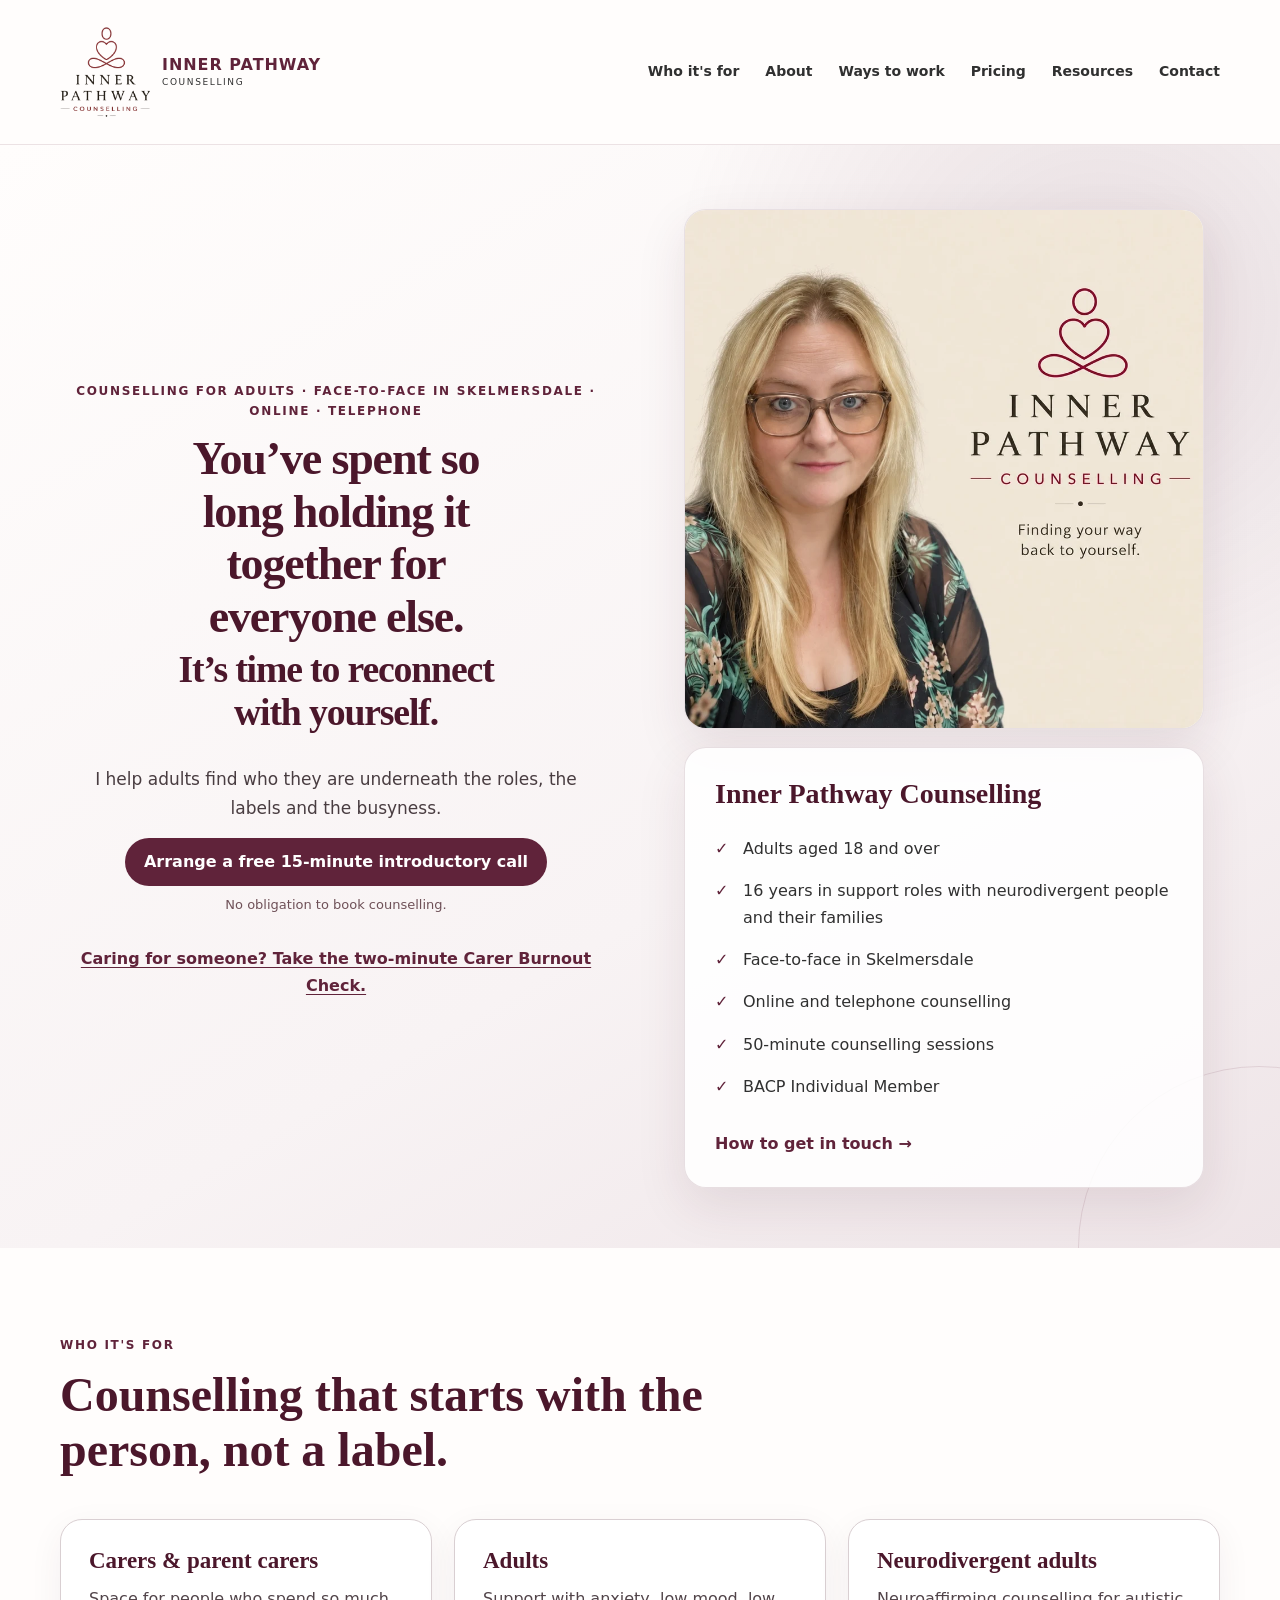
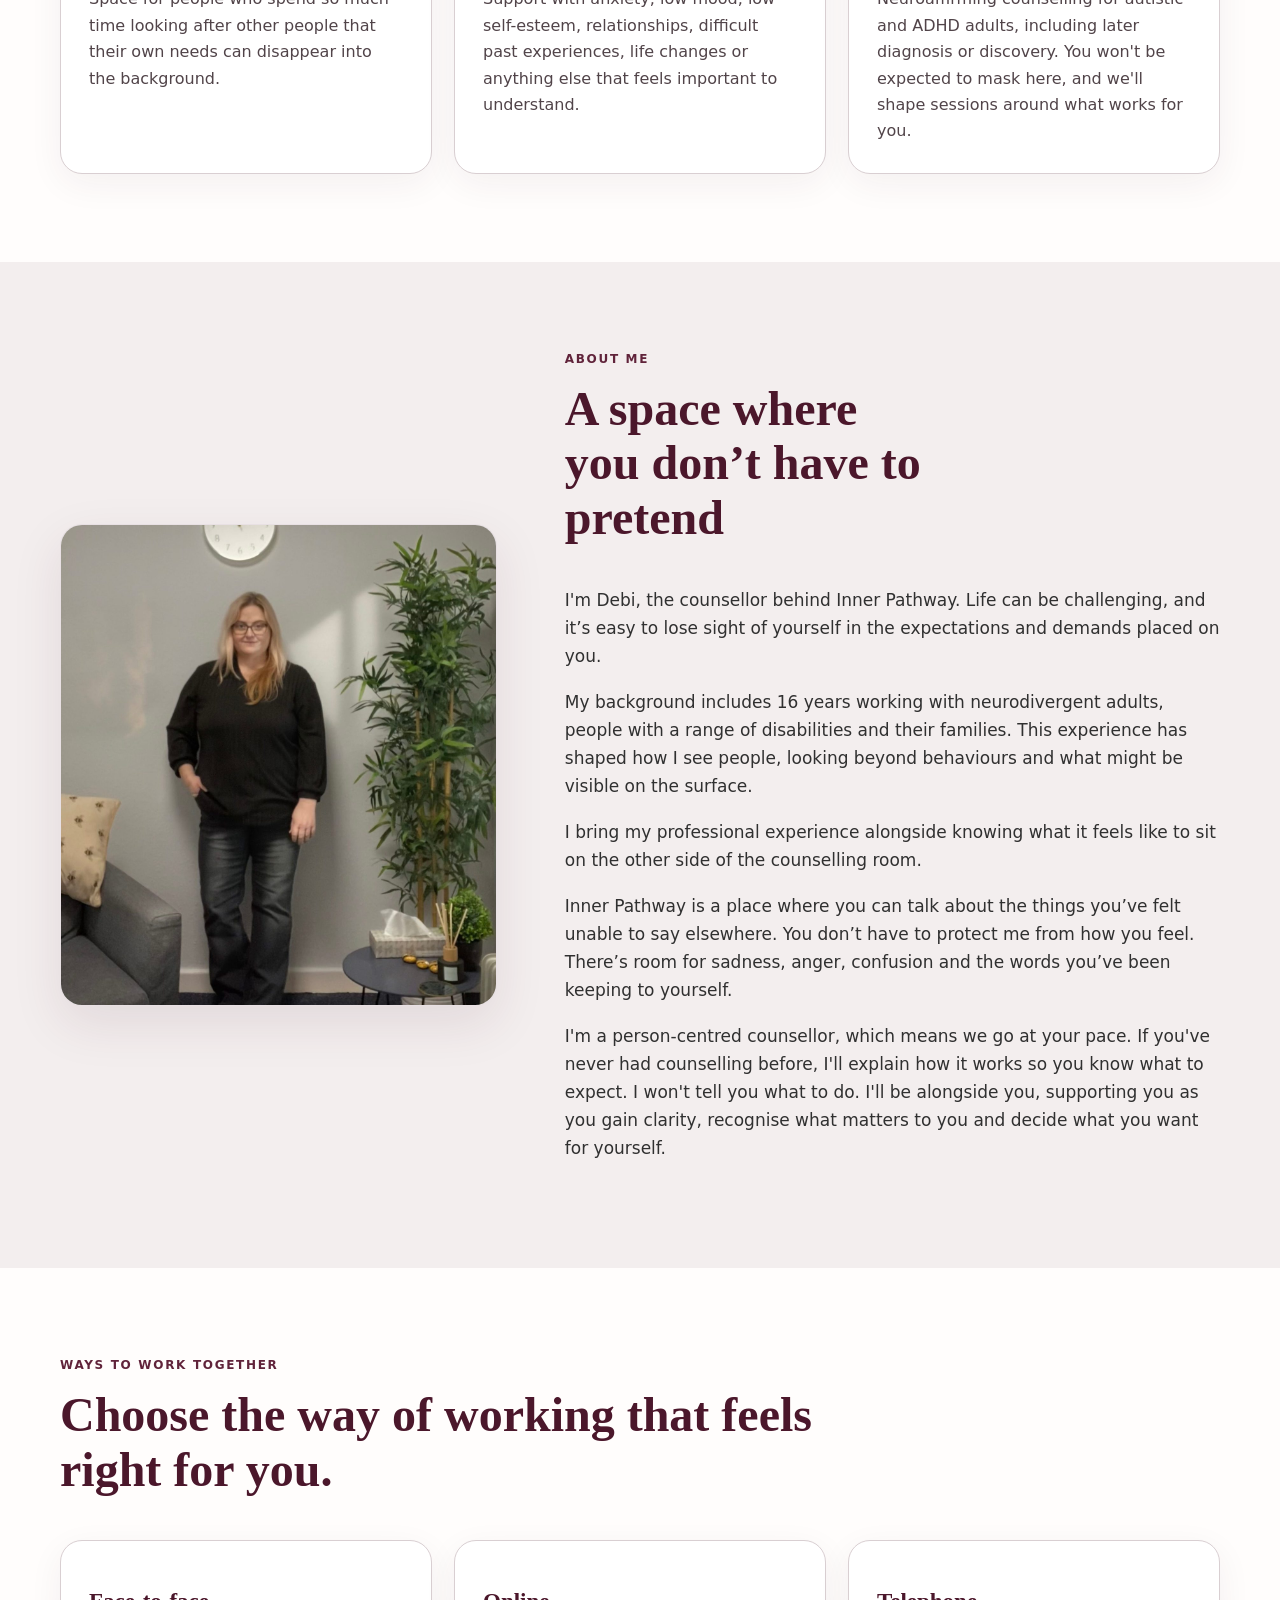
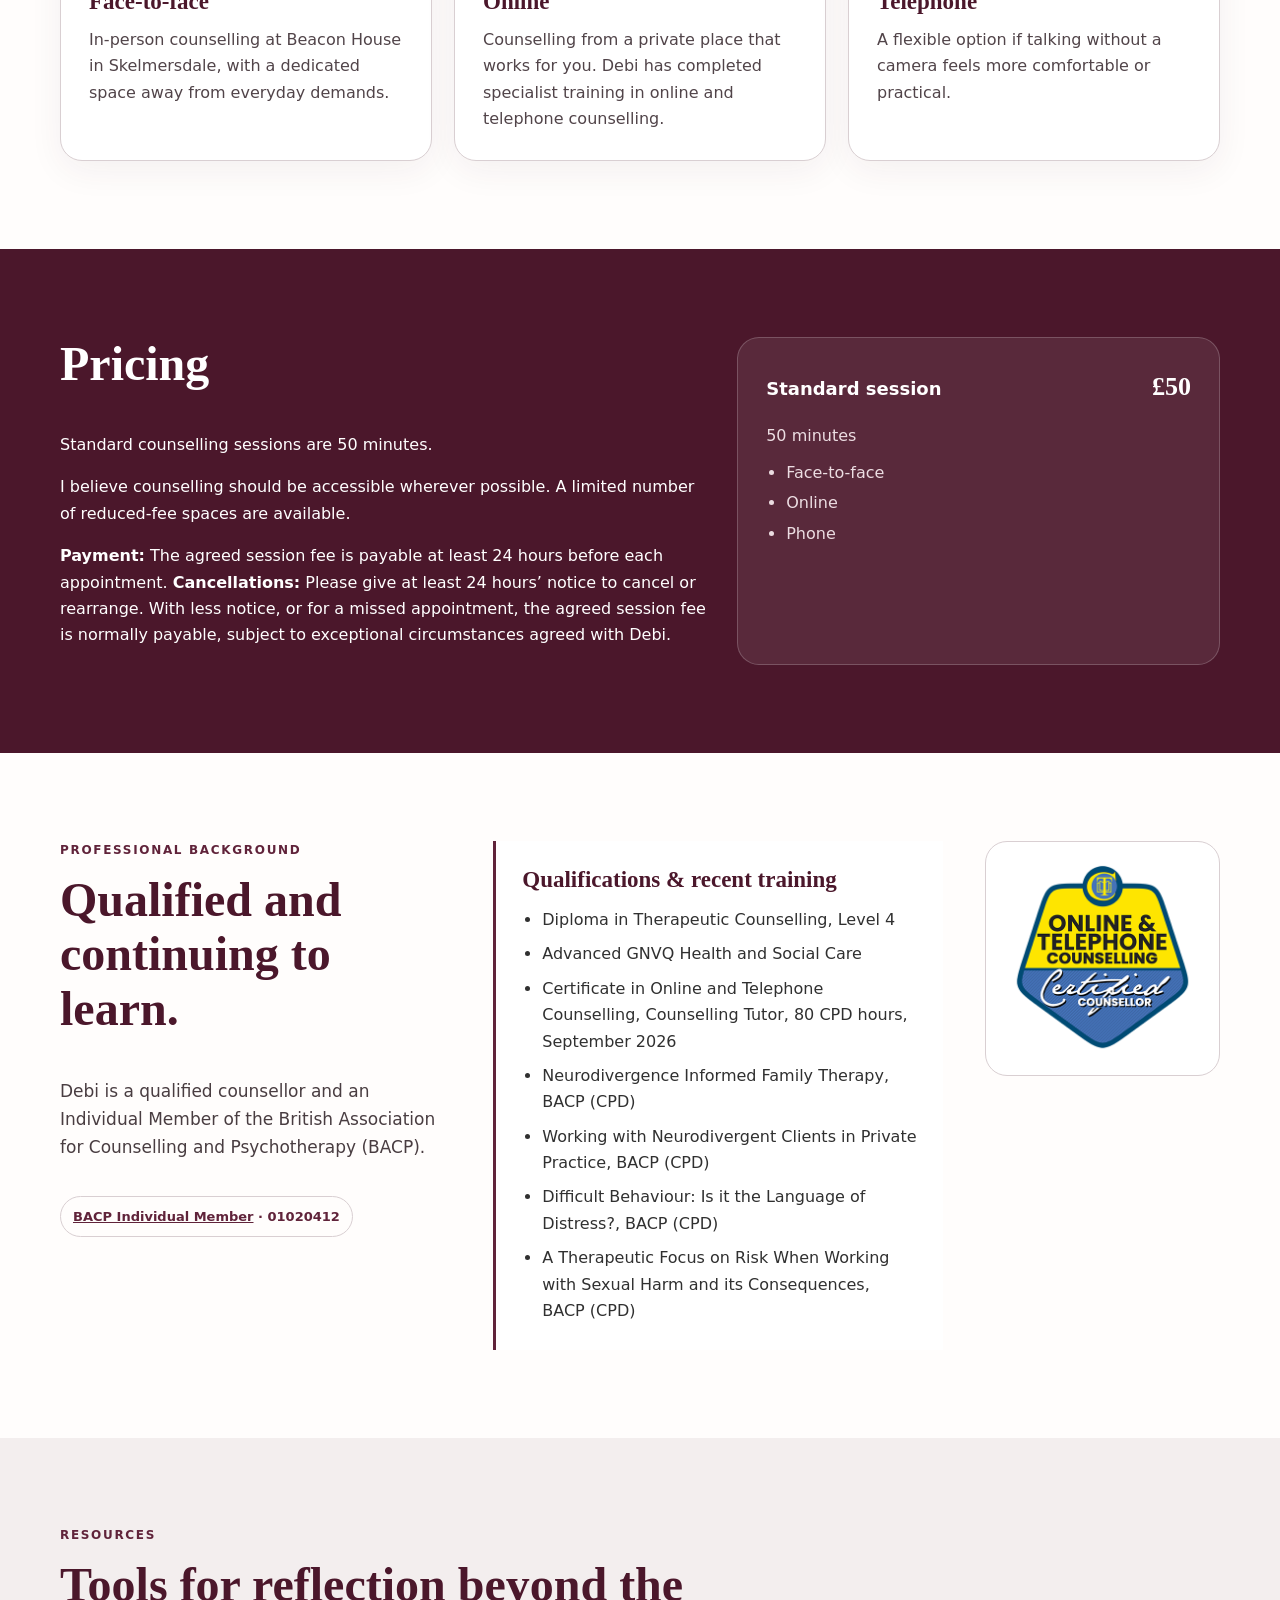
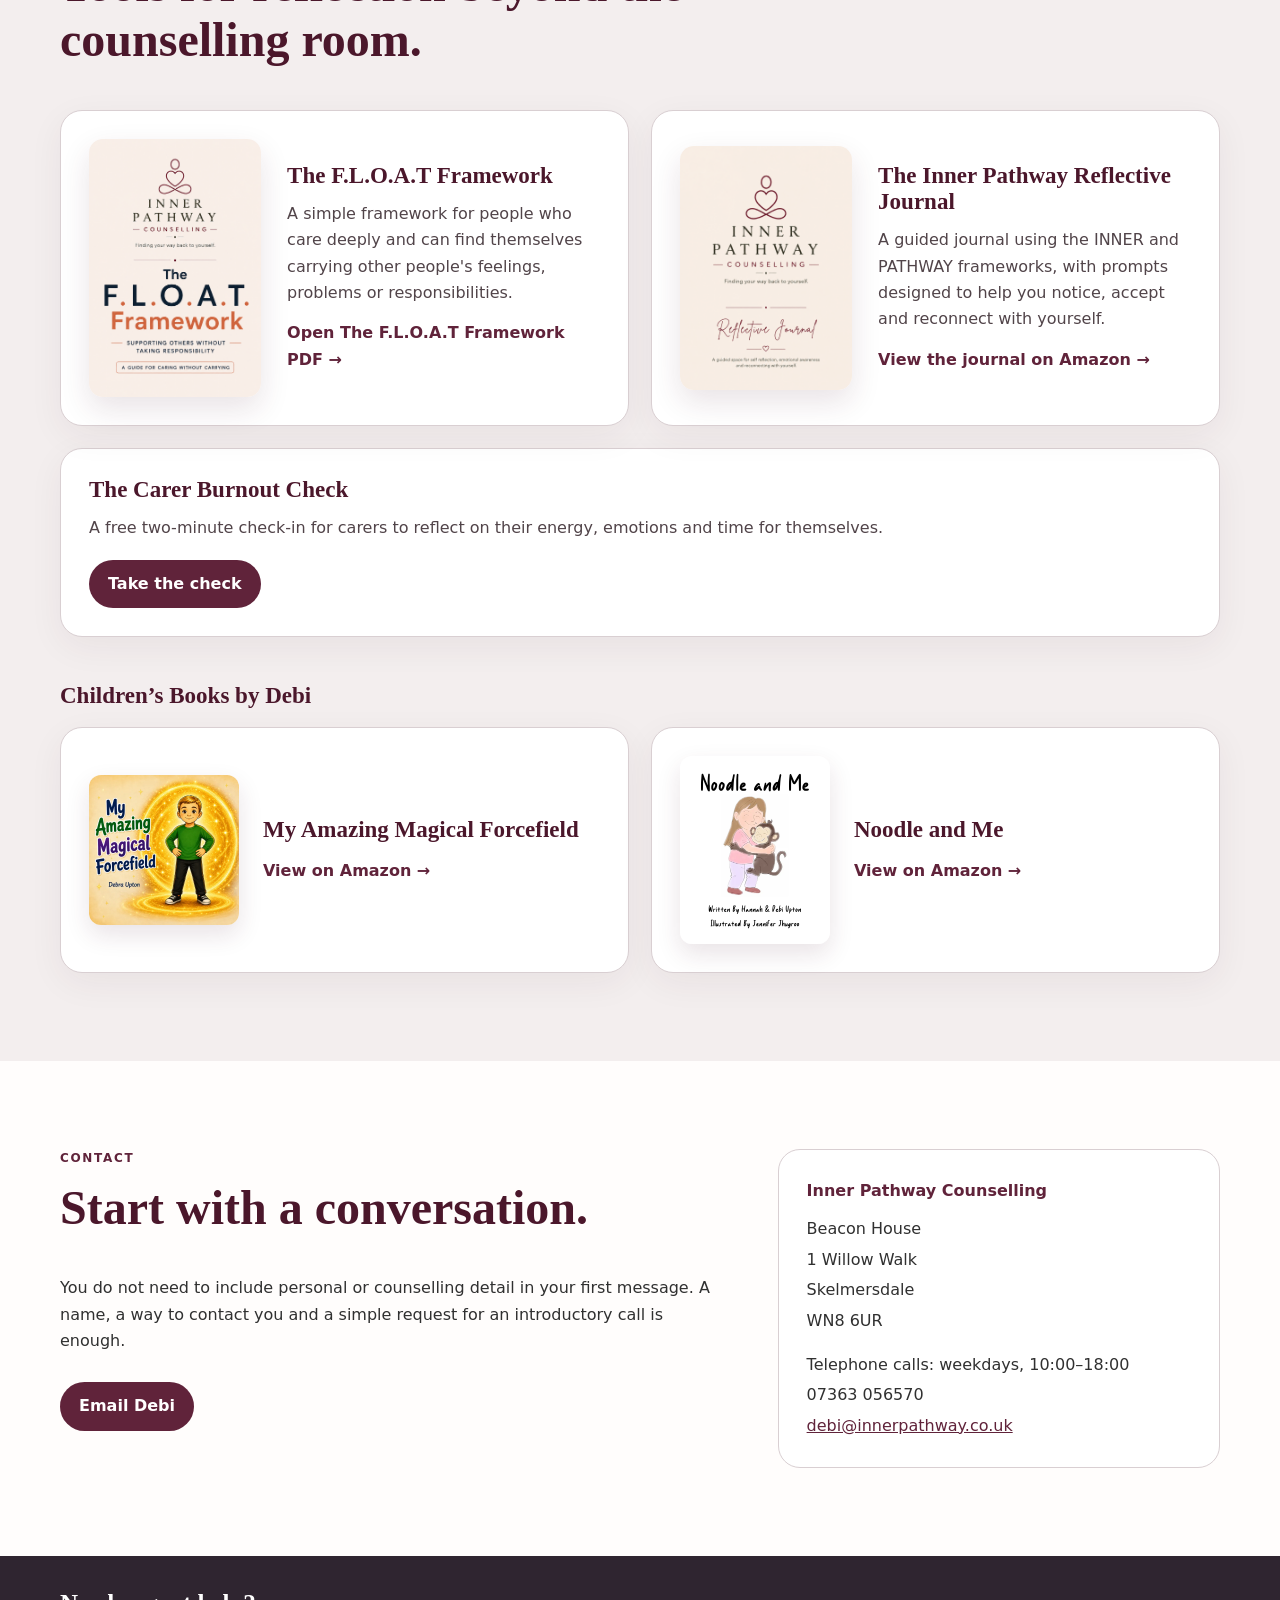
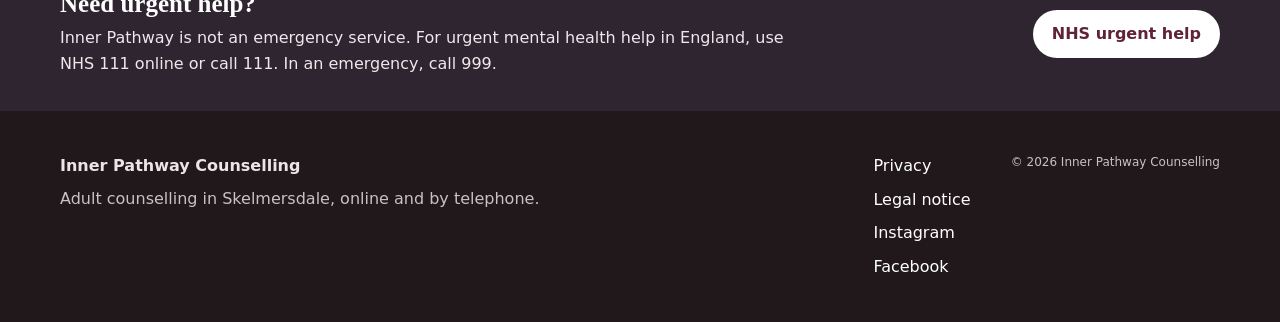
<file: index.html>
<!doctype html>
<html lang="en-GB">
<head>
  <meta charset="utf-8">
  <meta name="viewport" content="width=device-width, initial-scale=1">
  <meta name="robots" content="index,follow">
  <title>Inner Pathway Counselling | Skelmersdale, Online & Telephone</title>
  <meta name="description" content="Counselling for adults in Skelmersdale, online and by telephone, with particular experience supporting carers and neurodivergent adults.">
  <link rel="canonical" href="https://innerpathway.co.uk/">
  <meta property="og:type" content="website">
  <meta property="og:locale" content="en_GB">
  <meta property="og:site_name" content="Inner Pathway Counselling">
  <meta property="og:title" content="Inner Pathway Counselling | Skelmersdale, Online & Telephone">
  <meta property="og:description" content="Counselling for adults in Skelmersdale, online and by telephone, with particular experience supporting carers and neurodivergent adults.">
  <meta property="og:url" content="https://innerpathway.co.uk/">
  <meta property="og:image" content="https://innerpathway.co.uk/assets/inner-pathway-logo.png">
  <meta property="og:image:alt" content="Inner Pathway Counselling logo">
  <meta property="og:image:width" content="1024">
  <meta property="og:image:height" content="1024">
  <meta name="twitter:card" content="summary">
  <meta name="twitter:title" content="Inner Pathway Counselling | Skelmersdale, Online & Telephone">
  <meta name="twitter:description" content="Counselling for adults in Skelmersdale, online and by telephone, with particular experience supporting carers and neurodivergent adults.">
  <meta name="twitter:image" content="https://innerpathway.co.uk/assets/inner-pathway-logo.png">
  <meta name="twitter:image:alt" content="Inner Pathway Counselling logo">
  <meta name="theme-color" content="#60233a">
  <link rel="icon" href="assets/inner-pathway-logo.png">
  <link rel="stylesheet" href="assets/site.css">
      <script type="application/ld+json">
{
    "@context": "https://schema.org",
    "@type": "LocalBusiness",
    "name": "Inner Pathway Counselling",
    "legalName": "Debra Elizabeth Upton trading as Inner Pathway Counselling",
    "url": "https://innerpathway.co.uk/",
    "logo": "https://innerpathway.co.uk/assets/inner-pathway-logo.png",
    "image": "https://innerpathway.co.uk/assets/photos/debi-counselling-room.jpg",
    "description": "Counselling for adults in Skelmersdale, online and by telephone, with particular experience supporting carers and neurodivergent adults.",
    "telephone": "+44 7363 056570",
    "email": "debi@innerpathway.co.uk",
    "address": {
      "@type": "PostalAddress",
      "streetAddress": "Beacon House, 1 Willow Walk",
      "addressLocality": "Skelmersdale",
      "postalCode": "WN8 6UR",
      "addressCountry": "GB"
    },
    "areaServed": {
      "@type": "City",
      "name": "Skelmersdale"
    },
    "sameAs": [
      "https://www.instagram.com/innerpathwaycounselling/",
      "https://www.facebook.com/people/Inner-Pathway-Counselling/61590994575444/"
    ],
    "memberOf": {
      "@type": "Organization",
      "name": "British Association for Counselling and Psychotherapy",
      "url": "https://www.bacp.co.uk/",
      "identifier": "01020412"
    }
  }
  </script>
</head>
<body>
  <a class="skip-link" href="#main">Skip to main content</a>
  <header class="site-header">
    <div class="wrap header-inner">
      <a class="brand" href="#top" aria-label="Inner Pathway Counselling home">
        <span class="brand-mark" aria-hidden="true"><img src="assets/inner-pathway-logo-256.webp" alt="" width="256" height="256"></span>
        <span><strong>Inner Pathway</strong><small>Counselling</small></span>
      </a>
      <button class="nav-toggle" type="button" aria-expanded="false" aria-controls="site-nav">Menu</button>
      <nav id="site-nav" class="site-nav" aria-label="Primary navigation">
        <a href="#for-you">Who it's for</a><a href="#about">About</a><a href="#ways-to-work">Ways to work</a><a href="#fees">Pricing</a><a href="#resources">Resources</a><a href="#contact">Contact</a>
      </nav>
    </div>
  </header>
  <main id="main">
    <section id="top" class="hero">
      <div class="wrap hero-grid">
        <div class="hero-copy">
          <p class="eyebrow">Counselling for adults · Face-to-face in Skelmersdale · Online · Telephone</p>
          <h1>You’ve spent so long holding it together for everyone else.<span class="hero-reconnect">It’s time to reconnect with yourself.</span></h1>
          <p class="lead">I help adults find who they are underneath the roles, the labels and the busyness.</p>
          <div class="actions">
            <a class="button button-primary" href="mailto:debi@innerpathway.co.uk?subject=Counselling%20enquiry">Arrange a free 15-minute introductory call</a>
          </div>
          <p class="micro">No obligation to book counselling.</p>
          <p class="hero-quiz"><a href="https://debra-jkynvgyl.scoreapp.com/" target="_blank" rel="noopener noreferrer">Caring for someone? Take the two-minute Carer Burnout Check.</a></p>
        </div>
        <div class="hero-side">
          <figure class="hero-photo">
            <picture>
              <source srcset="assets/photos/debi-portrait-920.webp" type="image/webp">
              <img src="assets/photos/debi-hero.jpeg" alt="Debi, counsellor at Inner Pathway Counselling, with the words Finding your way back to yourself" width="920" height="920" decoding="async" fetchpriority="high">
            </picture>
          </figure>
          <aside class="hero-card" aria-label="At a glance">
            <h2>Inner Pathway Counselling</h2>
            <ul class="check-list">
              <li>Adults aged 18 and over</li>
              <li>16 years in support roles with neurodivergent people and their families</li>
              <li>Face-to-face in Skelmersdale</li>
              <li>Online and telephone counselling</li>
              <li>50-minute counselling sessions</li>
              <li>BACP Individual Member</li>
            </ul>
            <a class="text-link" href="#contact">How to get in touch →</a>
          </aside>
        </div>
      </div>
    </section>

    <section id="for-you" class="section">
      <div class="wrap">
        <p class="eyebrow">Who it's for</p>
        <h2 class="section-title">Counselling that starts with the person, not a label.</h2>
        <div class="cards three">
          <article class="card">
            <h3>Carers & parent carers</h3>
            <p>Space for people who spend so much time looking after other people that their own needs can disappear into the background.</p>
          </article>
          <article class="card">
            <h3>Adults</h3>
            <p>Support with anxiety, low mood, low self-esteem, relationships, difficult past experiences, life changes or anything else that feels important to understand.</p>
          </article>
          <article class="card">
            <h3>Neurodivergent adults</h3>
            <p>Neuroaffirming counselling for autistic and ADHD adults, including later diagnosis or discovery. You won't be expected to mask here, and we'll shape sessions around what works for you.</p>
          </article>
        </div>
      </div>
    </section>
    <section id="about" class="section section-soft">
      <div class="wrap about-grid">
        <figure class="about-photo">
          <img src="assets/photos/debi-counselling-room.jpg" alt="Debi in the Inner Pathway counselling room" width="1366" height="1509" loading="lazy" decoding="async">
        </figure>
        <div class="about-copy">
          <p class="eyebrow">About Me</p>
          <h2>A space where you don’t have to pretend</h2>
          <div class="prose">
            <p>I'm Debi, the counsellor behind Inner Pathway. Life can be challenging, and it’s easy to lose sight of yourself in the expectations and demands placed on you.</p>
            <p>My background includes 16 years working with neurodivergent adults, people with a range of disabilities and their families. This experience has shaped how I see people, looking beyond behaviours and what might be visible on the surface.</p>
            <p>I bring my professional experience alongside knowing what it feels like to sit on the other side of the counselling room.</p>
            <p>Inner Pathway is a place where you can talk about the things you’ve felt unable to say elsewhere. You don’t have to protect me from how you feel. There’s room for sadness, anger, confusion and the words you’ve been keeping to yourself.</p>
            <p>I'm a person-centred counsellor, which means we go at your pace. If you've never had counselling before, I'll explain how it works so you know what to expect. I won't tell you what to do. I'll be alongside you, supporting you as you gain clarity, recognise what matters to you and decide what you want for yourself.</p>
          </div>
        </div>
      </div>
    </section>

    <section id="ways-to-work" class="section">
      <div class="wrap">
        <p class="eyebrow">Ways to work together</p>
        <h2 class="section-title">Choose the way of working that feels right for you.</h2>
        <div class="cards three">
          <article class="card service-card">
            <h3>Face-to-face</h3>
            <p>In-person counselling at Beacon House in Skelmersdale, with a dedicated space away from everyday demands.</p>
          </article>
          <article class="card service-card">
            <h3>Online</h3>
            <p>Counselling from a private place that works for you. Debi has completed specialist training in online and telephone counselling.</p>
          </article>
          <article class="card service-card">
            <h3>Telephone</h3>
            <p>A flexible option if talking without a camera feels more comfortable or practical.</p>
          </article>
        </div>
      </div>
    </section>

    <section id="fees" class="section section-deep">
      <div class="wrap fee-grid">
        <div>
          <h2>Pricing</h2>
          <p>Standard counselling sessions are 50 minutes.</p>
          <p>I believe counselling should be accessible wherever possible. A limited number of reduced-fee spaces are available.</p>
          <p><strong>Payment:</strong> The agreed session fee is payable at least 24 hours before each appointment. <strong>Cancellations:</strong> Please give at least 24 hours’ notice to cancel or rearrange. With less notice, or for a missed appointment, the agreed session fee is normally payable, subject to exceptional circumstances agreed with Debi.</p>
        </div>
        <div class="price-card">
          <div><span>Standard session</span><strong>£50</strong></div>
          <p class="session-length">50 minutes</p>
          <ul class="session-formats">
            <li>Face-to-face</li>
            <li>Online</li>
            <li>Phone</li>
          </ul>
        </div>
      </div>
    </section>

    <section id="qualifications" class="section">
      <div class="wrap qualification-grid">
        <div>
          <p class="eyebrow">Professional background</p>
          <h2>Qualified and continuing to learn.</h2>
          <p class="lead-small">Debi is a qualified counsellor and an Individual Member of the British Association for Counselling and Psychotherapy (BACP).</p>
          <div class="membership"><a href="https://www.bacp.co.uk/" target="_blank" rel="noopener noreferrer">BACP Individual Member</a> · 01020412</div>
        </div>
        <div class="qualification-list">
          <h3>Qualifications & recent training</h3>
          <ul>
            <li>Diploma in Therapeutic Counselling, Level 4</li>
            <li>Advanced GNVQ Health and Social Care</li>
            <li>Certificate in Online and Telephone Counselling, Counselling Tutor, 80 CPD hours, September 2026</li>
            <li>Neurodivergence Informed Family Therapy, BACP (CPD)</li>
            <li>Working with Neurodivergent Clients in Private Practice, BACP (CPD)</li>
            <li>Difficult Behaviour: Is it the Language of Distress?, BACP (CPD)</li>
            <li>A Therapeutic Focus on Risk When Working with Sexual Harm and its Consequences, BACP (CPD)</li>
          </ul>
        </div>
        <div class="badge-panel">
          <img src="assets/online-telephone-counselling-badge.png" alt="Online and Telephone Counselling Certified Counsellor badge">
        </div>
      </div>
    </section>

    <section id="resources" class="section section-soft">
      <div class="wrap">
        <p class="eyebrow">Resources</p>
        <h2 class="section-title">Tools for reflection beyond the counselling room.</h2>
        <div class="cards two">
          <article class="card resource-card">
            <img class="resource-cover" src="assets/resources/float-framework.png" alt="Cover of The F.L.O.A.T Framework" width="384" height="577" loading="lazy" decoding="async">
            <div>
              <h3>The F.L.O.A.T Framework</h3>
              <p>A simple framework for people who care deeply and can find themselves carrying other people's feelings, problems or responsibilities.</p>
              <a class="text-link" href="The-FLOAT-Framework.pdf" target="_blank" rel="noopener">Open The F.L.O.A.T Framework PDF →</a>
            </div>
          </article>
          <article class="card resource-card">
            <img class="resource-cover" src="assets/resources/inner-pathway-reflective-journal.png" alt="Cover of The Inner Pathway Reflective Journal" width="384" height="544" loading="lazy" decoding="async">
            <div>
              <h3>The Inner Pathway Reflective Journal</h3>
              <p>A guided journal using the INNER and PATHWAY frameworks, with prompts designed to help you notice, accept and reconnect with yourself.</p>
              <a class="text-link" href="https://amzn.eu/d/019qaUZc" target="_blank" rel="noopener noreferrer">View the journal on Amazon →</a>
            </div>
          </article>
        </div>

        <article class="card quiz-card">
          <h3>The Carer Burnout Check</h3>
          <p>A free two-minute check-in for carers to reflect on their energy, emotions and time for themselves.</p>
          <div class="actions">
            <a class="button button-primary" href="https://debra-jkynvgyl.scoreapp.com/" target="_blank" rel="noopener noreferrer">Take the check</a>
          </div>
        </article>

        <div class="resource-books">
          <h3 class="resource-subheading">Children’s Books by Debi</h3>
          <div class="cards two">
            <article class="card children-book-card">
              <img class="children-book-cover" src="assets/resources/my-amazing-magical-force-field-edition-01-cover.webp" alt="First-edition cover of My Amazing Magical Forcefield" width="600" height="600" loading="lazy" decoding="async">
              <div>
                <h4>My Amazing Magical Forcefield</h4>
                <a class="text-link" href="https://amzn.eu/d/0bDib8uC" target="_blank" rel="noopener noreferrer">View on Amazon →</a>
              </div>
            </article>
            <article class="card children-book-card">
              <img class="children-book-cover" src="assets/resources/noodle-and-me-edition-01-published-cover.webp" alt="Published first-edition cover of Noodle and Me" width="600" height="750" loading="lazy" decoding="async">
              <div>
                <h4>Noodle and Me</h4>
                <a class="text-link" href="https://amzn.eu/d/07zgOBSR" target="_blank" rel="noopener noreferrer">View on Amazon →</a>
              </div>
            </article>
          </div>
        </div>

      </div>
    </section>

    <section id="contact" class="section">
      <div class="wrap contact-grid">
        <div>
          <p class="eyebrow">Contact</p>
          <h2>Start with a conversation.</h2>
          <p>You do not need to include personal or counselling detail in your first message. A name, a way to contact you and a simple request for an introductory call is enough.</p>
          <div class="actions">
            <a class="button button-primary" href="mailto:debi@innerpathway.co.uk?subject=Counselling%20enquiry">Email Debi</a>
          </div>
        </div>
        <address class="contact-card">
          <strong>Inner Pathway Counselling</strong>
          <span>Beacon House</span>
          <span>1 Willow Walk</span>
          <span>Skelmersdale</span>
          <span>WN8 6UR</span>
          <span class="contact-gap">Telephone calls: weekdays, 10:00–18:00</span>
          <span>07363 056570</span>
          <a href="mailto:debi@innerpathway.co.uk">debi@innerpathway.co.uk</a>
        </address>
      </div>
    </section>

    <section class="urgent-support">
      <div class="wrap urgent-inner">
        <div>
          <h2>Need urgent help?</h2>
          <p>Inner Pathway is not an emergency service. For urgent mental health help in England, use NHS 111 online or call 111. In an emergency, call 999.</p>
        </div>
        <a class="button button-light" href="https://www.nhs.uk/nhs-services/mental-health-services/where-to-get-urgent-help-for-mental-health/">NHS urgent help</a>
      </div>
    </section>
  </main>

  <footer class="site-footer">
    <div class="wrap footer-grid">
      <div>
        <strong>Inner Pathway Counselling</strong>
        <p>Adult counselling in Skelmersdale, online and by telephone.</p>
      </div>
      <nav aria-label="Footer navigation">
        <a href="privacy.html">Privacy</a>
        <a href="legal.html">Legal notice</a>
        <a href="https://www.instagram.com/innerpathwaycounselling/" target="_blank" rel="noopener noreferrer">Instagram</a>
        <a href="https://www.facebook.com/people/Inner-Pathway-Counselling/61590994575444/" target="_blank" rel="noopener noreferrer">Facebook</a>
      </nav>
      <div class="footer-meta">
        <span>© 2026 Inner Pathway Counselling</span>
      </div>
    </div>
  </footer>

  <script src="assets/site.js"></script>
</body>
</html>
</file>
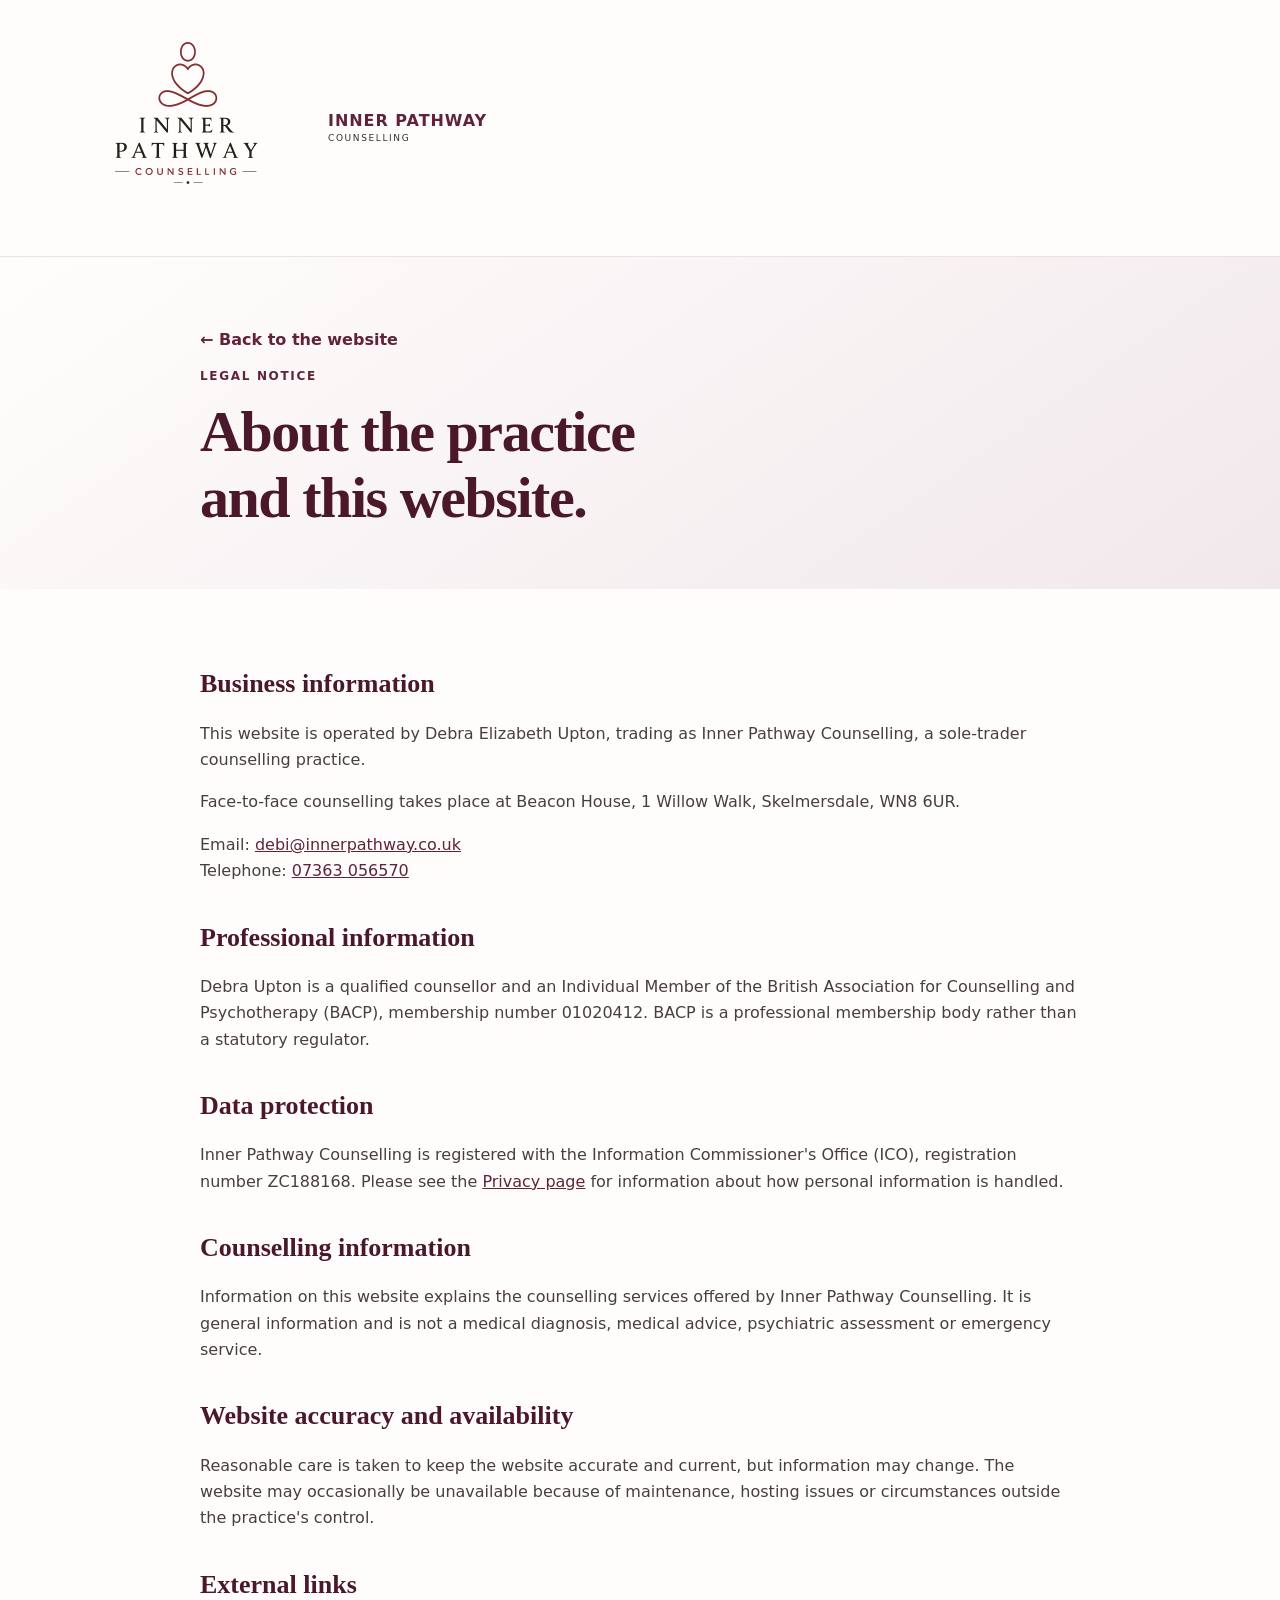
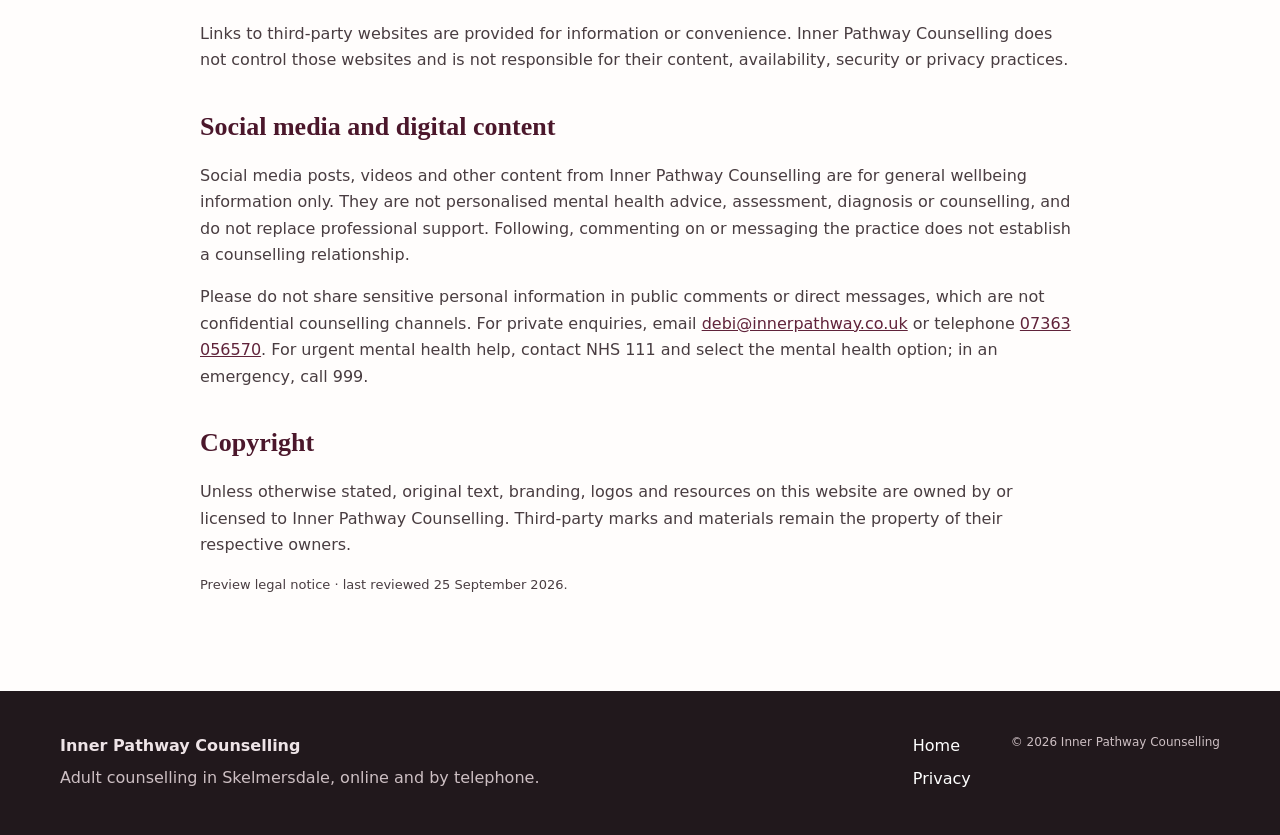
<file: legal.html>
<!doctype html>
<html lang="en-GB">
<head>
  <meta charset="utf-8">
  <meta name="viewport" content="width=device-width, initial-scale=1">
  <meta name="robots" content="index,follow">
  <title>Legal Notice | Inner Pathway Counselling</title>
  <meta name="description" content="Legal and professional information for Inner Pathway Counselling.">
  <link rel="canonical" href="https://innerpathway.co.uk/legal.html">
  <meta property="og:type" content="website">
  <meta property="og:locale" content="en_GB">
  <meta property="og:site_name" content="Inner Pathway Counselling">
  <meta property="og:title" content="Legal Notice | Inner Pathway Counselling">
  <meta property="og:description" content="Legal and professional information for Inner Pathway Counselling.">
  <meta property="og:url" content="https://innerpathway.co.uk/legal.html">
  <meta property="og:image" content="https://innerpathway.co.uk/assets/inner-pathway-logo.png">
  <meta property="og:image:alt" content="Inner Pathway Counselling logo">
  <meta property="og:image:width" content="1024">
  <meta property="og:image:height" content="1024">
  <meta name="twitter:card" content="summary">
  <meta name="twitter:title" content="Legal Notice | Inner Pathway Counselling">
  <meta name="twitter:description" content="Legal and professional information for Inner Pathway Counselling.">
  <meta name="twitter:image" content="https://innerpathway.co.uk/assets/inner-pathway-logo.png">
  <meta name="twitter:image:alt" content="Inner Pathway Counselling logo">
  <meta name="theme-color" content="#60233a">
  <link rel="icon" href="assets/inner-pathway-logo.png">
  <link rel="stylesheet" href="assets/site.css">
</head>
<body>
  <a class="skip-link" href="#main">Skip to main content</a>
  <header class="site-header">
    <div class="wrap header-inner">
      <a class="brand" href="index.html">
        <img src="assets/inner-pathway-logo-256.webp" alt="" width="256" height="256">
        <span><strong>Inner Pathway</strong><small>Counselling</small></span>
      </a>
    </div>
  </header>

  <main id="main">
    <section class="legal-hero">
      <div class="legal-wrap">
        <a class="back-home" href="index.html">← Back to the website</a>
        <p class="eyebrow">Legal notice</p>
        <h1>About the practice and this website.</h1>
      </div>
    </section>

    <div class="legal-wrap legal-content">
      <h2>Business information</h2>
      <p>This website is operated by Debra Elizabeth Upton, trading as Inner Pathway Counselling, a sole-trader counselling practice.</p>
      <p>Face-to-face counselling takes place at Beacon House, 1 Willow Walk, Skelmersdale, WN8 6UR.</p>
      <p>Email: <a href="mailto:debi@innerpathway.co.uk">debi@innerpathway.co.uk</a><br>
      Telephone: <a href="tel:+447363056570">07363 056570</a></p>

      <h2>Professional information</h2>
      <p>Debra Upton is a qualified counsellor and an Individual Member of the British Association for Counselling and Psychotherapy (BACP), membership number 01020412. BACP is a professional membership body rather than a statutory regulator.</p>

      <h2>Data protection</h2>
      <p>Inner Pathway Counselling is registered with the Information Commissioner's Office (ICO), registration number ZC188168. Please see the <a href="privacy.html">Privacy page</a> for information about how personal information is handled.</p>

      <h2>Counselling information</h2>
      <p>Information on this website explains the counselling services offered by Inner Pathway Counselling. It is general information and is not a medical diagnosis, medical advice, psychiatric assessment or emergency service.</p>

      <h2>Website accuracy and availability</h2>
      <p>Reasonable care is taken to keep the website accurate and current, but information may change. The website may occasionally be unavailable because of maintenance, hosting issues or circumstances outside the practice's control.</p>

      <h2>External links</h2>
      <p>Links to third-party websites are provided for information or convenience. Inner Pathway Counselling does not control those websites and is not responsible for their content, availability, security or privacy practices.</p>

      <h2>Social media and digital content</h2>
      <p>Social media posts, videos and other content from Inner Pathway Counselling are for general wellbeing information only. They are not personalised mental health advice, assessment, diagnosis or counselling, and do not replace professional support. Following, commenting on or messaging the practice does not establish a counselling relationship.</p>
      <p>Please do not share sensitive personal information in public comments or direct messages, which are not confidential counselling channels. For private enquiries, email <a href="mailto:debi@innerpathway.co.uk">debi@innerpathway.co.uk</a> or telephone <a href="tel:+447363056570">07363 056570</a>. For urgent mental health help, contact NHS 111 and select the mental health option; in an emergency, call 999.</p>

      <h2>Copyright</h2>
      <p>Unless otherwise stated, original text, branding, logos and resources on this website are owned by or licensed to Inner Pathway Counselling. Third-party marks and materials remain the property of their respective owners.</p>

      <p class="micro">Preview legal notice · last reviewed 25 September 2026.</p>
    </div>
  </main>

  <footer class="site-footer">
    <div class="wrap footer-grid">
      <div><strong>Inner Pathway Counselling</strong><p>Adult counselling in Skelmersdale, online and by telephone.</p></div>
      <nav aria-label="Footer navigation"><a href="index.html">Home</a><a href="privacy.html">Privacy</a></nav>
      <div class="footer-meta"><span>© 2026 Inner Pathway Counselling</span></div>
    </div>
  </footer>
</body>
</html>
</file>
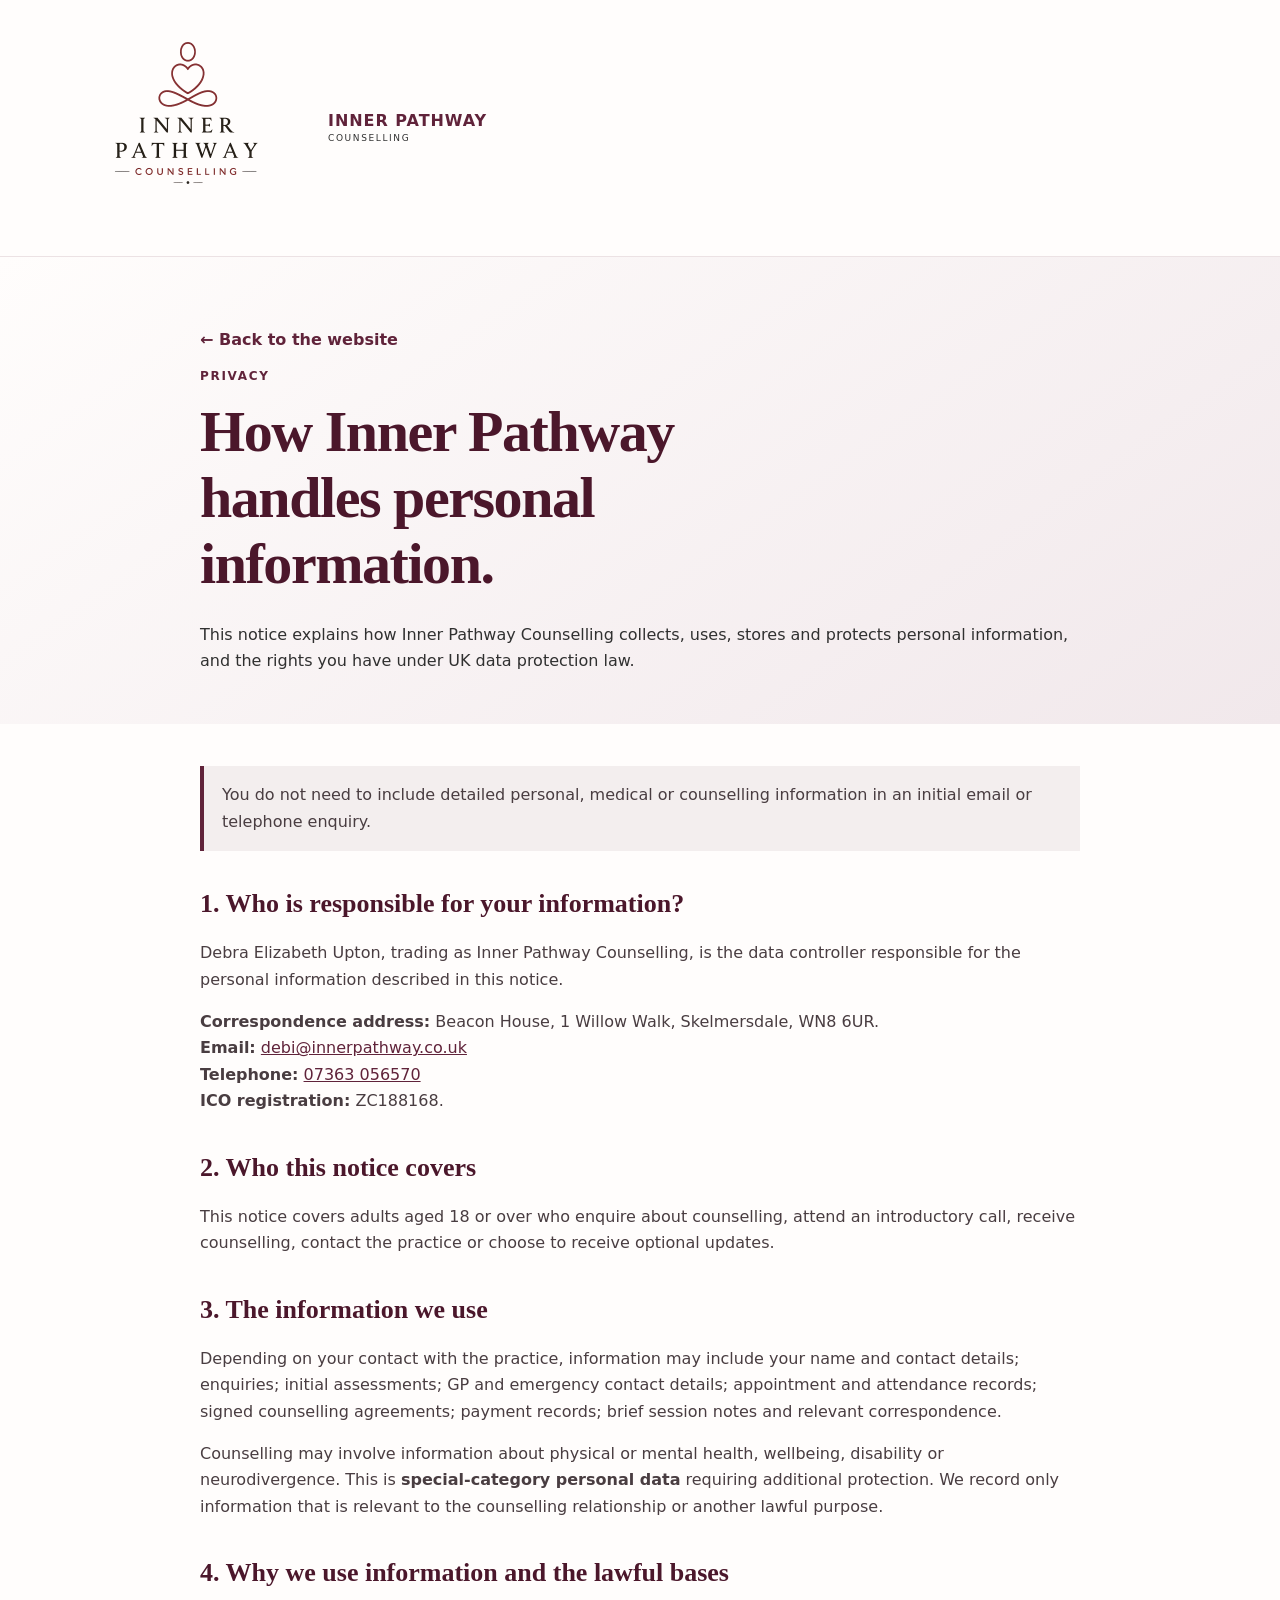
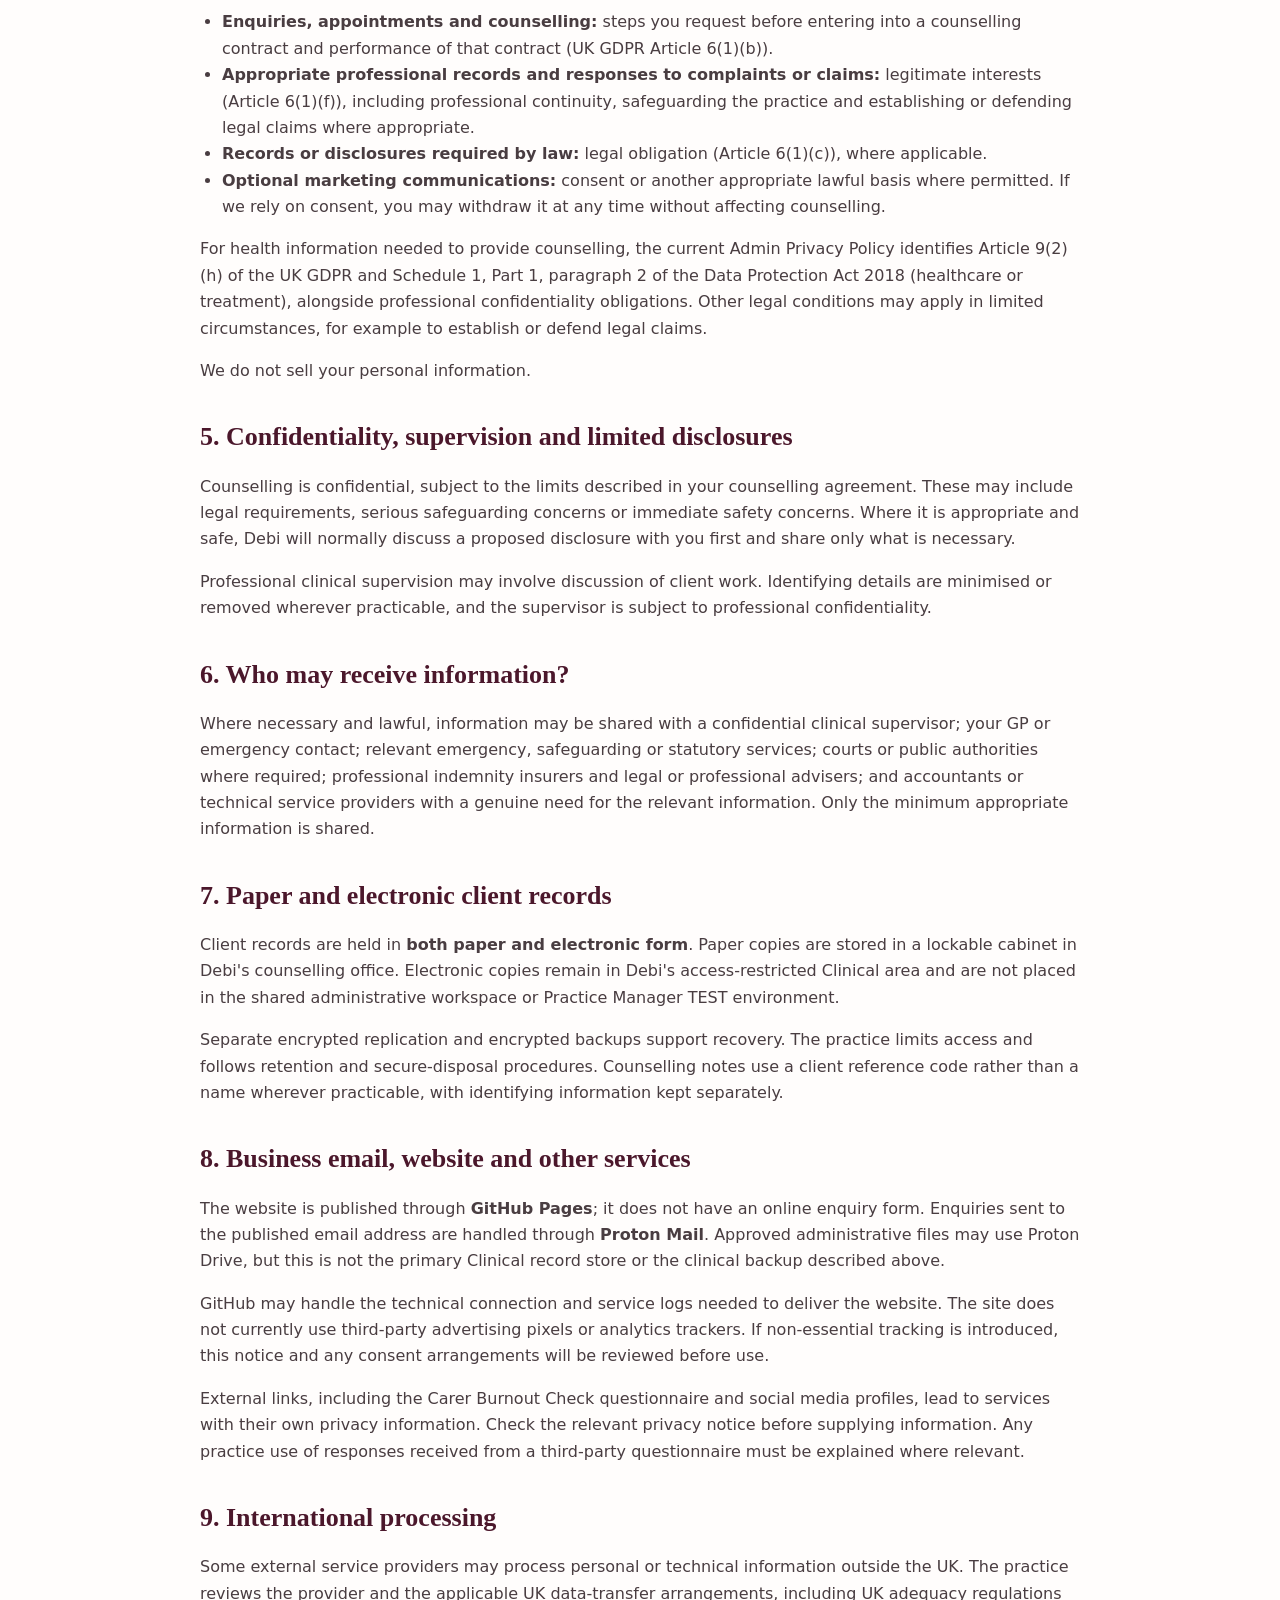
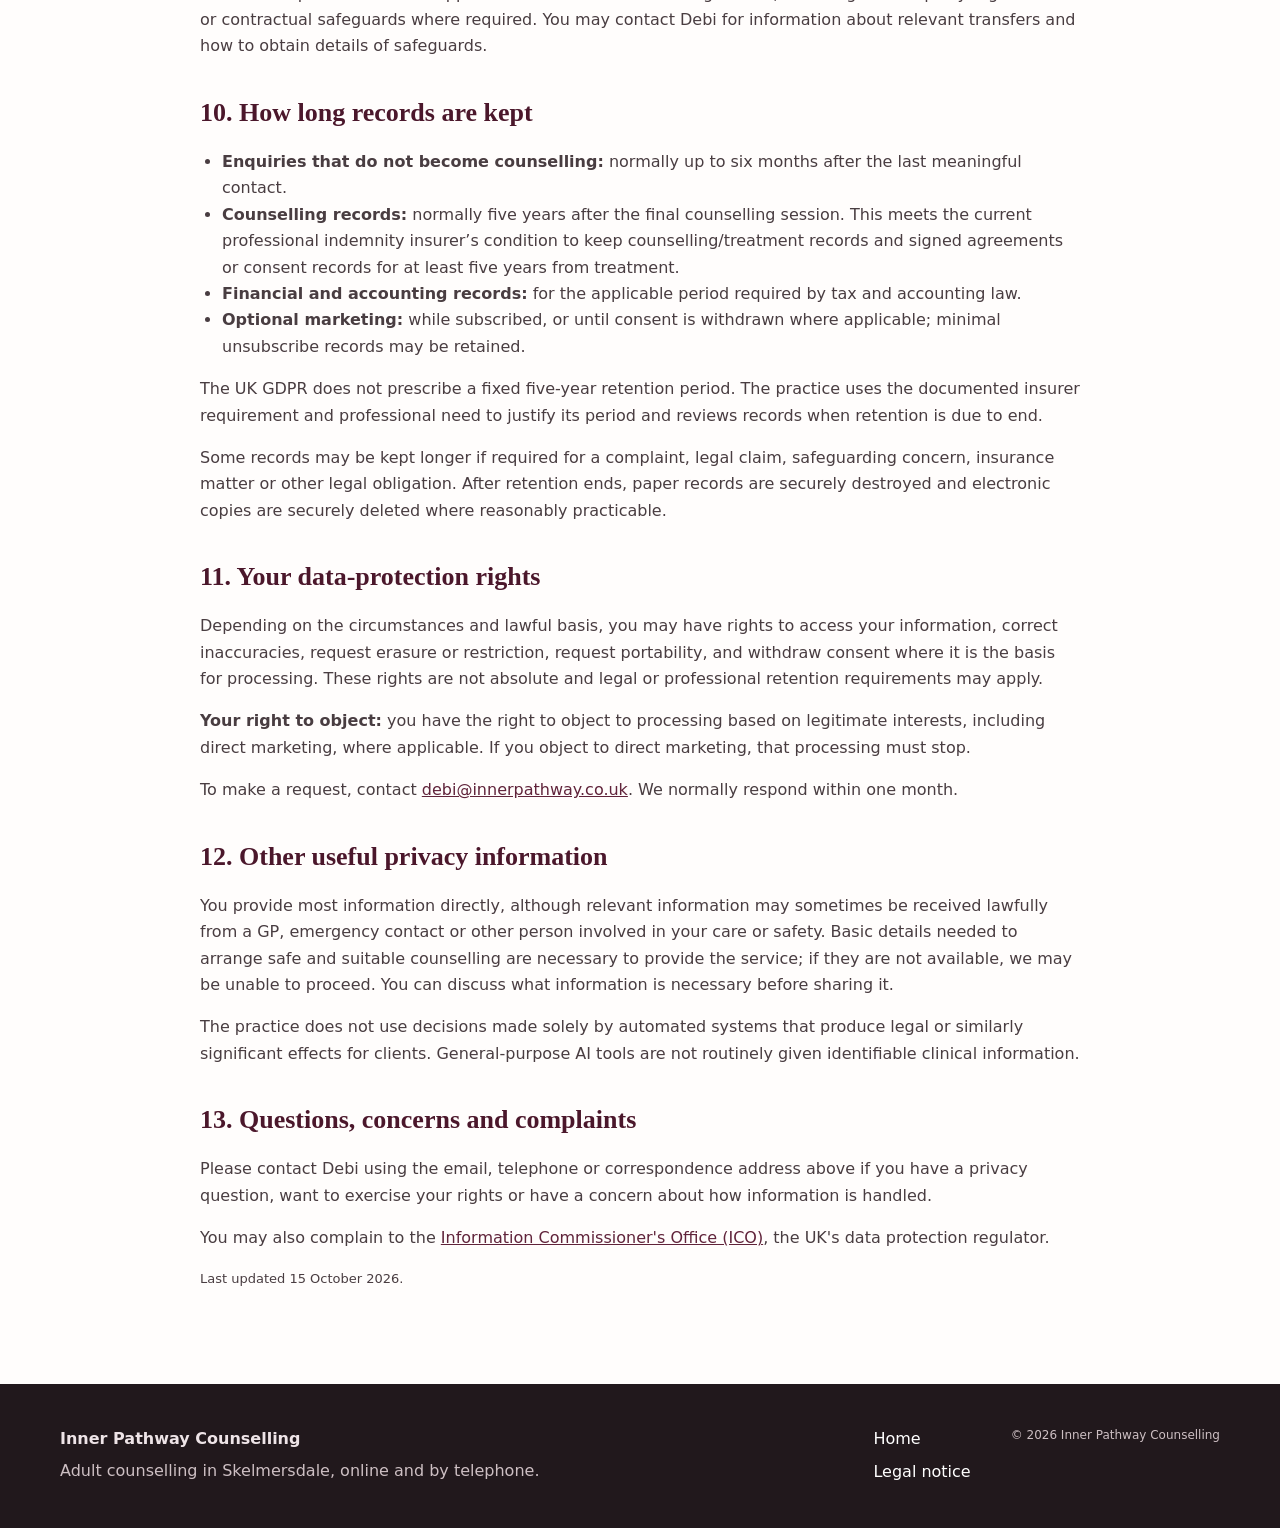
<file: privacy.html>
<!doctype html>
<html lang="en-GB">
<head>
  <meta charset="utf-8">
  <meta name="viewport" content="width=device-width, initial-scale=1">
  <meta name="robots" content="index,follow">
  <title>Privacy | Inner Pathway Counselling</title>
  <meta name="description" content="Privacy information for Inner Pathway Counselling.">
  <link rel="canonical" href="https://innerpathway.co.uk/privacy.html">
  <meta property="og:type" content="website">
  <meta property="og:locale" content="en_GB">
  <meta property="og:site_name" content="Inner Pathway Counselling">
  <meta property="og:title" content="Privacy | Inner Pathway Counselling">
  <meta property="og:description" content="Privacy information for Inner Pathway Counselling.">
  <meta property="og:url" content="https://innerpathway.co.uk/privacy.html">
  <meta property="og:image" content="https://innerpathway.co.uk/assets/inner-pathway-logo.png">
  <meta property="og:image:alt" content="Inner Pathway Counselling logo">
  <meta property="og:image:width" content="1024">
  <meta property="og:image:height" content="1024">
  <meta name="twitter:card" content="summary">
  <meta name="twitter:title" content="Privacy | Inner Pathway Counselling">
  <meta name="twitter:description" content="Privacy information for Inner Pathway Counselling.">
  <meta name="twitter:image" content="https://innerpathway.co.uk/assets/inner-pathway-logo.png">
  <meta name="twitter:image:alt" content="Inner Pathway Counselling logo">
  <meta name="theme-color" content="#60233a">
  <link rel="icon" href="assets/inner-pathway-logo.png">
  <link rel="stylesheet" href="assets/site.css">
</head>
<body>
  <a class="skip-link" href="#main">Skip to main content</a>
  <header class="site-header">
    <div class="wrap header-inner">
      <a class="brand" href="index.html">
        <img src="assets/inner-pathway-logo-256.webp" alt="" width="256" height="256">
        <span><strong>Inner Pathway</strong><small>Counselling</small></span>
      </a>
    </div>
  </header>

  <main id="main">
    <section class="legal-hero">
      <div class="legal-wrap">
        <a class="back-home" href="index.html">← Back to the website</a>
        <p class="eyebrow">Privacy</p>
        <h1>How Inner Pathway handles personal information.</h1>
        <p>This notice explains how Inner Pathway Counselling collects, uses, stores and protects personal information, and the rights you have under UK data protection law.</p>
      </div>
    </section>

    <div class="legal-wrap legal-content">
      <div class="notice">You do not need to include detailed personal, medical or counselling information in an initial email or telephone enquiry.</div>

      <h2>1. Who is responsible for your information?</h2>
      <p>Debra Elizabeth Upton, trading as Inner Pathway Counselling, is the data controller responsible for the personal information described in this notice.</p>
      <p><strong>Correspondence address:</strong> Beacon House, 1 Willow Walk, Skelmersdale, WN8 6UR.<br>
      <strong>Email:</strong> <a href="mailto:debi@innerpathway.co.uk">debi@innerpathway.co.uk</a><br>
      <strong>Telephone:</strong> <a href="tel:+447363056570">07363 056570</a><br>
      <strong>ICO registration:</strong> ZC188168.</p>

      <h2>2. Who this notice covers</h2>
      <p>This notice covers adults aged 18 or over who enquire about counselling, attend an introductory call, receive counselling, contact the practice or choose to receive optional updates.</p>

      <h2>3. The information we use</h2>
      <p>Depending on your contact with the practice, information may include your name and contact details; enquiries; initial assessments; GP and emergency contact details; appointment and attendance records; signed counselling agreements; payment records; brief session notes and relevant correspondence.</p>
      <p>Counselling may involve information about physical or mental health, wellbeing, disability or neurodivergence. This is <strong>special-category personal data</strong> requiring additional protection. We record only information that is relevant to the counselling relationship or another lawful purpose.</p>

      <h2>4. Why we use information and the lawful bases</h2>
      <ul>
        <li><strong>Enquiries, appointments and counselling:</strong> steps you request before entering into a counselling contract and performance of that contract (UK GDPR Article 6(1)(b)).</li>
        <li><strong>Appropriate professional records and responses to complaints or claims:</strong> legitimate interests (Article 6(1)(f)), including professional continuity, safeguarding the practice and establishing or defending legal claims where appropriate.</li>
        <li><strong>Records or disclosures required by law:</strong> legal obligation (Article 6(1)(c)), where applicable.</li>
        <li><strong>Optional marketing communications:</strong> consent or another appropriate lawful basis where permitted. If we rely on consent, you may withdraw it at any time without affecting counselling.</li>
      </ul>
      <p>For health information needed to provide counselling, the current Admin Privacy Policy identifies Article 9(2)(h) of the UK GDPR and Schedule 1, Part 1, paragraph 2 of the Data Protection Act 2018 (healthcare or treatment), alongside professional confidentiality obligations. Other legal conditions may apply in limited circumstances, for example to establish or defend legal claims.</p>
      <p>We do not sell your personal information.</p>

      <h2>5. Confidentiality, supervision and limited disclosures</h2>
      <p>Counselling is confidential, subject to the limits described in your counselling agreement. These may include legal requirements, serious safeguarding concerns or immediate safety concerns. Where it is appropriate and safe, Debi will normally discuss a proposed disclosure with you first and share only what is necessary.</p>
      <p>Professional clinical supervision may involve discussion of client work. Identifying details are minimised or removed wherever practicable, and the supervisor is subject to professional confidentiality.</p>

      <h2>6. Who may receive information?</h2>
      <p>Where necessary and lawful, information may be shared with a confidential clinical supervisor; your GP or emergency contact; relevant emergency, safeguarding or statutory services; courts or public authorities where required; professional indemnity insurers and legal or professional advisers; and accountants or technical service providers with a genuine need for the relevant information. Only the minimum appropriate information is shared.</p>

      <h2>7. Paper and electronic client records</h2>
      <p>Client records are held in <strong>both paper and electronic form</strong>. Paper copies are stored in a lockable cabinet in Debi's counselling office. Electronic copies remain in Debi's access-restricted Clinical area and are not placed in the shared administrative workspace or Practice Manager TEST environment.</p>
      <p>Separate encrypted replication and encrypted backups support recovery. The practice limits access and follows retention and secure-disposal procedures. Counselling notes use a client reference code rather than a name wherever practicable, with identifying information kept separately.</p>

      <h2>8. Business email, website and other services</h2>
      <p>The website is published through <strong>GitHub Pages</strong>; it does not have an online enquiry form. Enquiries sent to the published email address are handled through <strong>Proton Mail</strong>. Approved administrative files may use Proton Drive, but this is not the primary Clinical record store or the clinical backup described above.</p>
      <p>GitHub may handle the technical connection and service logs needed to deliver the website. The site does not currently use third-party advertising pixels or analytics trackers. If non-essential tracking is introduced, this notice and any consent arrangements will be reviewed before use.</p>
      <p>External links, including the Carer Burnout Check questionnaire and social media profiles, lead to services with their own privacy information. Check the relevant privacy notice before supplying information. Any practice use of responses received from a third-party questionnaire must be explained where relevant.</p>

      <h2>9. International processing</h2>
      <p>Some external service providers may process personal or technical information outside the UK. The practice reviews the provider and the applicable UK data-transfer arrangements, including UK adequacy regulations or contractual safeguards where required. You may contact Debi for information about relevant transfers and how to obtain details of safeguards.</p>

      <h2>10. How long records are kept</h2>
      <ul>
        <li><strong>Enquiries that do not become counselling:</strong> normally up to six months after the last meaningful contact.</li>
        <li><strong>Counselling records:</strong> normally five years after the final counselling session. This meets the current professional indemnity insurer’s condition to keep counselling/treatment records and signed agreements or consent records for at least five years from treatment.</li>
        <li><strong>Financial and accounting records:</strong> for the applicable period required by tax and accounting law.</li>
        <li><strong>Optional marketing:</strong> while subscribed, or until consent is withdrawn where applicable; minimal unsubscribe records may be retained.</li>
      </ul>
      <p>The UK GDPR does not prescribe a fixed five-year retention period. The practice uses the documented insurer requirement and professional need to justify its period and reviews records when retention is due to end.</p>
      <p>Some records may be kept longer if required for a complaint, legal claim, safeguarding concern, insurance matter or other legal obligation. After retention ends, paper records are securely destroyed and electronic copies are securely deleted where reasonably practicable.</p>

      <h2>11. Your data-protection rights</h2>
      <p>Depending on the circumstances and lawful basis, you may have rights to access your information, correct inaccuracies, request erasure or restriction, request portability, and withdraw consent where it is the basis for processing. These rights are not absolute and legal or professional retention requirements may apply.</p>
      <p><strong>Your right to object:</strong> you have the right to object to processing based on legitimate interests, including direct marketing, where applicable. If you object to direct marketing, that processing must stop.</p>
      <p>To make a request, contact <a href="mailto:debi@innerpathway.co.uk">debi@innerpathway.co.uk</a>. We normally respond within one month.</p>

      <h2>12. Other useful privacy information</h2>
      <p>You provide most information directly, although relevant information may sometimes be received lawfully from a GP, emergency contact or other person involved in your care or safety. Basic details needed to arrange safe and suitable counselling are necessary to provide the service; if they are not available, we may be unable to proceed. You can discuss what information is necessary before sharing it.</p>
      <p>The practice does not use decisions made solely by automated systems that produce legal or similarly significant effects for clients. General-purpose AI tools are not routinely given identifiable clinical information.</p>

      <h2>13. Questions, concerns and complaints</h2>
      <p>Please contact Debi using the email, telephone or correspondence address above if you have a privacy question, want to exercise your rights or have a concern about how information is handled.</p>
      <p>You may also complain to the <a href="https://ico.org.uk/make-a-complaint/" target="_blank" rel="noopener noreferrer">Information Commissioner's Office (ICO)</a>, the UK's data protection regulator.</p>

      <p class="micro">Last updated 15 October 2026.</p>
    </div>
  </main>

  <footer class="site-footer">
    <div class="wrap footer-grid">
      <div><strong>Inner Pathway Counselling</strong><p>Adult counselling in Skelmersdale, online and by telephone.</p></div>
      <nav aria-label="Footer navigation"><a href="index.html">Home</a><a href="legal.html">Legal notice</a></nav>
      <div class="footer-meta"><span>© 2026 Inner Pathway Counselling</span></div>
    </div>
  </footer>
</body>
</html>
</file>
<file: assets/site.css>
:root {
  --burgundy: #60233a;
  --burgundy-deep: #4b172b;
  --burgundy-soft: #8b3656;
  --rose: #e8e3e4;
  --rose-2: #f3eeee;
  --ink: #303030;
  --muted: #6f5158;
  --paper: #fffdfc;
  --white: #ffffff;
  --line: #d9cfd2;
  --shadow: 0 18px 50px rgba(74, 28, 46, .10);
  --radius: 22px;
  --max: 1160px;
}
* { box-sizing: border-box; }
html { scroll-behavior: smooth; }
body {
  margin: 0;
  color: var(--ink);
  background: var(--paper);
  font-family: "Open Sans", system-ui, -apple-system, BlinkMacSystemFont, "Segoe UI", sans-serif;
  line-height: 1.65;
}
img { max-width: 100%; display: block; }
a { color: var(--burgundy); }
a:hover { color: var(--burgundy-deep); }
button, input, textarea, select { font: inherit; }
.wrap { width: min(var(--max), calc(100% - 40px)); margin-inline: auto; }
.skip-link {
  position: fixed; top: 8px; left: 8px; z-index: 1000;
  transform: translateY(-160%); padding: 10px 14px;
  background: var(--burgundy); color: #fff; border-radius: 8px;
}
.skip-link:focus { transform: translateY(0); }
.site-header {
  position: sticky; top: 0; z-index: 20;
  background: rgba(255,253,252,.94);
  backdrop-filter: blur(12px);
  border-bottom: 1px solid rgba(96,35,58,.12);
}
.header-inner {
  min-height: 144px; display: flex; align-items: center;
  justify-content: space-between; gap: 24px;
}
.brand {
  display: inline-flex; align-items: center; gap: 12px;
  text-decoration: none; color: var(--ink);
}
.brand-mark {
  position: relative;
  width: 90px;
  height: 90px;
  flex: 0 0 90px;
  overflow: hidden;
}
.brand-mark img {
  position: absolute;
  width: 161px;
  max-width: none;
  height: auto;
  left: -34px;
  top: -26px;
}
.brand span { display: grid; line-height: 1.05; }
.brand strong {
  color: var(--burgundy); text-transform: uppercase;
  letter-spacing: .06em; font-size: 16px;
}
.brand small {
  margin-top: 4px; color: var(--ink);
  text-transform: uppercase; letter-spacing: .18em; font-size: 9px;
}
.site-nav { display: flex; align-items: center; gap: 26px; }
.site-nav a {
  text-decoration: none; color: var(--ink);
  font-size: 14px; font-weight: 700;
}
.site-nav a:hover, .site-nav a:focus-visible { color: var(--burgundy); }
.nav-toggle {
  display: none; border: 1px solid var(--line); border-radius: 10px;
  background: #fff; color: var(--burgundy); padding: 9px 12px; font-weight: 700;
}
.hero {
  position: relative; overflow: hidden;
  padding: 64px 0 60px;
  background:
    radial-gradient(circle at 86% 15%, rgba(96,35,58,.13), transparent 30%),
    linear-gradient(150deg, #fffdfc 0%, #f8f3f4 62%, #eee4e7 100%);
}
.hero::after {
  content: ""; position: absolute; width: 360px; height: 360px;
  border: 1px solid rgba(96,35,58,.12); border-radius: 50%;
  right: -160px; bottom: -180px;
}
.hero-grid {
  display: grid; grid-template-columns: repeat(2, minmax(0, 1fr));
  gap: 56px; align-items: center;
}
.eyebrow {
  margin: 0 0 12px; color: var(--burgundy); font-size: 12px;
  font-weight: 800; letter-spacing: .14em; text-transform: uppercase;
}
.eyebrow.light { color: #f3dfe6; }
h1, h2, h3 {
  font-family: "PT Serif", Georgia, "Times New Roman", serif;
  color: var(--burgundy-deep); line-height: 1.14; margin-top: 0;
}
h1 {
  max-width: 16ch; margin-bottom: 24px;
  font-size: clamp(42px, 6vw, 72px); letter-spacing: -.025em;
}
.hero h1 {
  margin-bottom: 14px;
  font-size: clamp(30px, 4vw, 46px);
}
.hero h1 .hero-reconnect {
  display: block;
  margin-top: .14em;
  font-size: .82em;
}
.hero .lead {
  font-size: 17px;
  margin-bottom: 0;
}
.hero .actions {
  margin-top: 16px;
}
.hero .micro {
  margin-top: 8px;
}
.hero-quiz {
  margin-top: 18px;
  font-size: 16px;
}
.hero-quiz a {
  color: var(--burgundy);
  font-weight: 700;
  text-underline-offset: 3px;
}
h2 { font-size: clamp(30px, 4vw, 48px); }
h3 { font-size: 23px; }
.lead { max-width: 62ch; font-size: 19px; color: #493d41; }
.lead-small { max-width: 60ch; font-size: 17px; color: #493d41; }
.actions { display: flex; flex-wrap: wrap; gap: 12px; margin-top: 28px; }
.button {
  display: inline-flex; align-items: center; justify-content: center;
  min-height: 46px; padding: 10px 18px; border-radius: 999px;
  border: 1px solid transparent; text-decoration: none; font-weight: 800;
}
.button-primary { background: var(--burgundy); color: #fff; }
.button-primary:hover { background: var(--burgundy-deep); color: #fff; }
.button-secondary { background: transparent; border-color: var(--burgundy); color: var(--burgundy); }
.button-secondary:hover { background: #fff; }
.button-light { background: #fff; color: var(--burgundy); }
.micro { margin-top: 14px; color: var(--muted); font-size: 13px; }
.hero-card {
  position: relative; z-index: 1; padding: 30px;
  background: rgba(255,255,255,.87); border: 1px solid rgba(96,35,58,.14);
  border-radius: var(--radius); box-shadow: var(--shadow);
}
.hero-card h2 { margin-bottom: 18px; font-size: 28px; }
.check-list { list-style: none; padding: 0; margin: 0 0 22px; }
.check-list li { position: relative; padding: 8px 0 8px 28px; }
.check-list li::before {
  content: "✓"; position: absolute; left: 0; top: 8px;
  color: var(--burgundy); font-weight: 900;
}
.text-link { font-weight: 800; text-decoration: none; }
.section { padding: 88px 0; }
.section-soft { background: var(--rose-2); }
.section-title { max-width: 760px; margin-bottom: 42px; }
.split {
  display: grid; grid-template-columns: minmax(0,.85fr) minmax(0,1.15fr);
  gap: 70px; align-items: start;
}
.split h2 { max-width: 14ch; }
.prose p { margin: 0 0 18px; font-size: 17px; }
.cards { display: grid; gap: 22px; }
.cards.three { grid-template-columns: repeat(3, minmax(0,1fr)); }
.cards.two { grid-template-columns: repeat(2, minmax(0,1fr)); }
.card {
  padding: 28px; background: #fff; border: 1px solid var(--line);
  border-radius: var(--radius); box-shadow: 0 10px 35px rgba(74,28,46,.06);
}
.card h3 { margin-bottom: 12px; }
.card p { margin: 0; color: #514449; }
.service-card { position: relative; padding-top: 48px; }
.service-number {
  position: absolute; top: 18px; right: 22px;
  color: #b9a5ab; font-weight: 800; letter-spacing: .12em; font-size: 12px;
}
.section-deep { background: var(--burgundy-deep); color: #fff; }
.section-deep h2 { color: #fff; }
.fee-grid {
  display: grid; grid-template-columns: 1.15fr minmax(280px,.85fr);
  gap: 24px; align-items: stretch;
}
.price-card {
  padding: 28px; border-radius: var(--radius);
  background: rgba(255,255,255,.08); border: 1px solid rgba(255,255,255,.2);
}
.price-card div { display: flex; align-items: baseline; justify-content: space-between; gap: 16px; }
.price-card span { font-size: 18px; font-weight: 700; }
.price-card strong { font-size: 26px; font-family: "PT Serif", Georgia, serif; }
.price-card p { margin-bottom: 0; color: #ecdde2; }
.price-card .session-length { margin-top: 14px; }
.session-formats {
  margin: 10px 0 0;
  padding-left: 20px;
  color: #ecdde2;
}
.session-formats li { margin: 4px 0; }
.qualification-grid {
  display: grid; grid-template-columns: 1fr 1.15fr .6fr;
  gap: 42px; align-items: start;
}
.membership {
  display: inline-block; margin-top: 18px; padding: 9px 12px;
  border: 1px solid var(--line); border-radius: 999px;
  color: var(--burgundy); font-size: 13px; font-weight: 800;
}
.qualification-list {
  padding: 26px; border-left: 3px solid var(--burgundy);
  background: #fff;
}
.qualification-list h3 { margin-bottom: 14px; }
.qualification-list ul { margin: 0; padding-left: 20px; }
.qualification-list li + li { margin-top: 8px; }
.badge-panel {
  padding: 18px; border: 1px solid var(--line); border-radius: var(--radius);
  background: #fff;
}
.badge-panel img { width: 100%; max-width: 240px; margin-inline: auto; }
.contact-grid {
  display: grid; grid-template-columns: 1.2fr .8fr;
  gap: 54px; align-items: start;
}
.contact-card {
  display: grid; gap: 4px; padding: 28px;
  background: #fff; border: 1px solid var(--line);
  border-radius: var(--radius); font-style: normal;
}
.contact-card strong { color: var(--burgundy); margin-bottom: 8px; }
.contact-card a { overflow-wrap: anywhere; }
.contact-gap { margin-top: 14px; }
.urgent-support { padding: 34px 0; background: #2f2530; color: #fff; }
.urgent-inner {
  display: flex; align-items: center; justify-content: space-between; gap: 28px;
}
.urgent-inner h2 { margin-bottom: 6px; color: #fff; font-size: 25px; }
.urgent-inner p { max-width: 760px; margin: 0; color: #efe8eb; }
.site-footer { padding: 42px 0; background: #21181c; color: #eee4e7; }
.footer-grid {
  display: grid; grid-template-columns: 1fr auto auto;
  gap: 40px; align-items: start;
}
.site-footer p { margin: 6px 0 0; color: #cdbfc3; }
.site-footer nav { display: grid; gap: 7px; }
.site-footer a { color: #fff; text-decoration: none; }
.footer-meta { display: grid; gap: 5px; color: #cdbfc3; font-size: 12px; text-align: right; }
:focus-visible { outline: 3px solid #d49cb0; outline-offset: 3px; }

.legal-hero {
  padding: 70px 0 34px;
  background: linear-gradient(145deg, #fffdfc, #f1e8eb);
}
.legal-hero h1 { max-width: 18ch; font-size: clamp(38px, 5vw, 58px); }
.legal-wrap { width: min(880px, calc(100% - 40px)); margin-inline: auto; }
.legal-content { padding: 42px 0 82px; }
.legal-content h2 { margin-top: 38px; font-size: 26px; }
.legal-content h3 { margin-top: 26px; font-size: 20px; }
.legal-content p, .legal-content li { color: #493d41; }
.legal-content ul { padding-left: 22px; }
.notice {
  padding: 16px 18px; border-left: 4px solid var(--burgundy);
  background: var(--rose-2); color: #493d41;
}
.back-home {
  display: inline-flex; margin-bottom: 14px; text-decoration: none; font-weight: 800;
}

@media (max-width: 920px) {
  .site-nav { gap: 16px; }
  .hero-grid, .split, .contact-grid, .qualification-grid { grid-template-columns: 1fr; }
  .hero-grid { gap: 36px; }
  .hero-card { max-width: 620px; }
  .fee-grid { grid-template-columns: 1fr; }
  .fee-grid > :first-child { grid-column: auto; }
  .cards.three, .cards.two { grid-template-columns: 1fr 1fr; }
  .qualification-grid .badge-panel { max-width: 270px; }
  .footer-grid { grid-template-columns: 1fr 1fr; }
  .footer-meta { grid-column: 1 / -1; text-align: left; }
}

@media (max-width: 720px) {
  .wrap { width: min(100% - 28px, var(--max)); }
  .header-inner { min-height: 80px; gap: 8px; }
  .brand { gap: 8px; }
  .brand-mark {
    width: 60px;
    height: 60px;
    flex-basis: 60px;
  }
  .brand-mark img {
    width: 108px;
    left: -23px;
    top: -18px;
  }
  .brand strong { font-size: 15px; letter-spacing: .05em; }
  .brand small { font-size: 8px; letter-spacing: .15em; }
  .nav-toggle { display: inline-flex; }
  .site-nav {
    display: none; position: absolute; top: 80px; left: 0; right: 0;
    padding: 14px 20px 20px; background: #fffdfc;
    border-bottom: 1px solid var(--line); flex-direction: column; align-items: stretch;
  }
  .site-nav.open { display: flex; }
  .site-nav a { padding: 8px 0; }
  .hero { padding: 42px 0; }
  .hero-grid {
    display: flex;
    flex-direction: column;
  }
  .hero-side {
    display: contents;
  }
  .hero-photo { order: 1; }
  .hero-copy { order: 2; }
  .hero-card {
    order: 3;
    width: 100%;
    max-width: 620px;
    margin-top: 0;
  }
  .hero h1 { font-size: clamp(29px, 8vw, 38px); }
  .section { padding: 64px 0; }
  .cards.three, .cards.two, .fee-grid { grid-template-columns: 1fr; }
  .fee-grid > :first-child { grid-column: auto; }
  .urgent-inner { align-items: flex-start; flex-direction: column; }
  .footer-grid { grid-template-columns: 1fr; }
  .footer-meta { grid-column: auto; }
}

@media (prefers-reduced-motion: reduce) {
  html { scroll-behavior: auto; }
  *, *::before, *::after { transition: none !important; animation: none !important; }
}

/* Photography and responsive refinements */
.hero-side {
  position: relative;
  z-index: 1;
  width: min(100%, 520px);
  justify-self: center;
}

.hero-copy {
  width: 100%;
  max-width: 520px;
  margin-inline: auto;
  justify-self: center;
  display: flex;
  flex-direction: column;
  align-items: center;
  text-align: center;
}
.hero-copy .eyebrow,
.hero-copy h1,
.hero-copy .lead,
.hero-copy .micro {
  width: 100%;
  margin-left: auto;
  margin-right: auto;
  text-align: center;
}
.hero-copy .actions {
  width: 100%;
  justify-content: center;
}
.hero-photo,
.about-photo {
  margin: 0;
  overflow: hidden;
  border: 1px solid rgba(96,35,58,.14);
  border-radius: var(--radius);
  background: #fff;
  box-shadow: var(--shadow);
}
.hero-photo picture {
  display: block;
}
.hero-photo img {
  width: 100%;
  height: auto;
  aspect-ratio: 1;
  object-fit: cover;
}
.hero-side .hero-card {
  margin-top: 18px;
}
.about-grid {
  display: grid;
  grid-template-columns: minmax(280px,.8fr) minmax(0,1.2fr);
  gap: 68px;
  align-items: center;
}
.about-photo {
  width: min(100%, 460px);
}
.about-photo img {
  width: 100%;
  height: auto;
}
.about-copy h2 {
  max-width: 15ch;
}
.resource-card {
  display: grid;
  grid-template-columns: minmax(150px, .55fr) minmax(0, 1fr);
  gap: 26px;
  align-items: center;
}
.resource-cover {
  width: 100%;
  max-width: 220px;
  height: auto;
  justify-self: center;
  border-radius: 14px;
  box-shadow: 0 12px 30px rgba(74,28,46,.12);
}
.resource-card h3 {
  margin-bottom: 12px;
}
.resource-card .text-link {
  display: inline-block;
  margin-top: 14px;
}
.quiz-card {
  margin-top: 22px;
}
.quiz-card .actions {
  margin-top: 18px;
}
.resource-books {
  margin-top: 46px;
}
.resource-subheading {
  margin-bottom: 18px;
}
.children-book-card {
  display: grid;
  grid-template-columns: minmax(110px, 150px) minmax(0, 1fr);
  gap: 24px;
  align-items: center;
}
.children-book-cover {
  width: 100%;
  max-width: 150px;
  height: auto;
  justify-self: center;
  border-radius: 12px;
  box-shadow: 0 10px 24px rgba(74,28,46,.12);
}
.children-book-card h4 {
  margin: 0 0 14px;
  font-family: "PT Serif", Georgia, "Times New Roman", serif;
  color: var(--burgundy-deep);
  font-size: 23px;
  line-height: 1.2;
}
.children-book-card .text-link {
  display: inline-block;
}

@media (max-width: 920px) {
  .hero-side {
    justify-self: start;
    width: min(100%, 620px);
  }
  .hero-photo {
    width: min(100%, 430px);
  }
  .about-grid {
    grid-template-columns: minmax(240px,.8fr) minmax(0,1.2fr);
    gap: 40px;
    align-items: start;
  }
  .resource-card {
    grid-template-columns: 1fr;
    align-content: start;
  }
  .resource-cover {
    max-width: 210px;
  }
}

@media (max-width: 720px) {
  .nav-toggle {
    min-width: 44px;
    min-height: 44px;
  }
  .site-nav a {
    display: flex;
    align-items: center;
    min-height: 44px;
    padding: 10px 0;
  }
  .hero-side,
  .hero-photo,
  .about-photo {
    width: 100%;
    max-width: 520px;
  }
  .about-grid {
    grid-template-columns: 1fr;
    gap: 30px;
  }
  .about-copy h2 {
    max-width: none;
  }
  .resource-card {
    grid-template-columns: minmax(0,1fr);
    gap: 22px;
  }
  .resource-cover {
    max-width: min(240px, 78vw);
  }
  .children-book-card {
    grid-template-columns: minmax(90px, 130px) minmax(0, 1fr);
    gap: 20px;
  }
  .children-book-cover {
    max-width: 130px;
  }
}

@media (max-width: 480px) {
  .wrap,
  .legal-wrap {
    width: min(100% - 24px, var(--max));
  }
  .hero {
    padding: 34px 0 36px;
  }
  .hero h1 {
    font-size: clamp(28px, 7.8vw, 34px);
  }
  h2 {
    font-size: clamp(28px, 9vw, 38px);
  }
  .section {
    padding: 54px 0;
  }
  .hero-card,
  .card,
  .price-card,
  .contact-card,
  .qualification-list {
    padding: 22px;
  }
  .actions {
    align-items: stretch;
  }
  .actions .button {
    width: 100%;
  }
  .resource-cover {
    max-width: min(220px, 74vw);
  }
  .children-book-card {
    grid-template-columns: 1fr;
    text-align: center;
  }
  .children-book-cover {
    max-width: min(190px, 68vw);
  }
}
</file>
